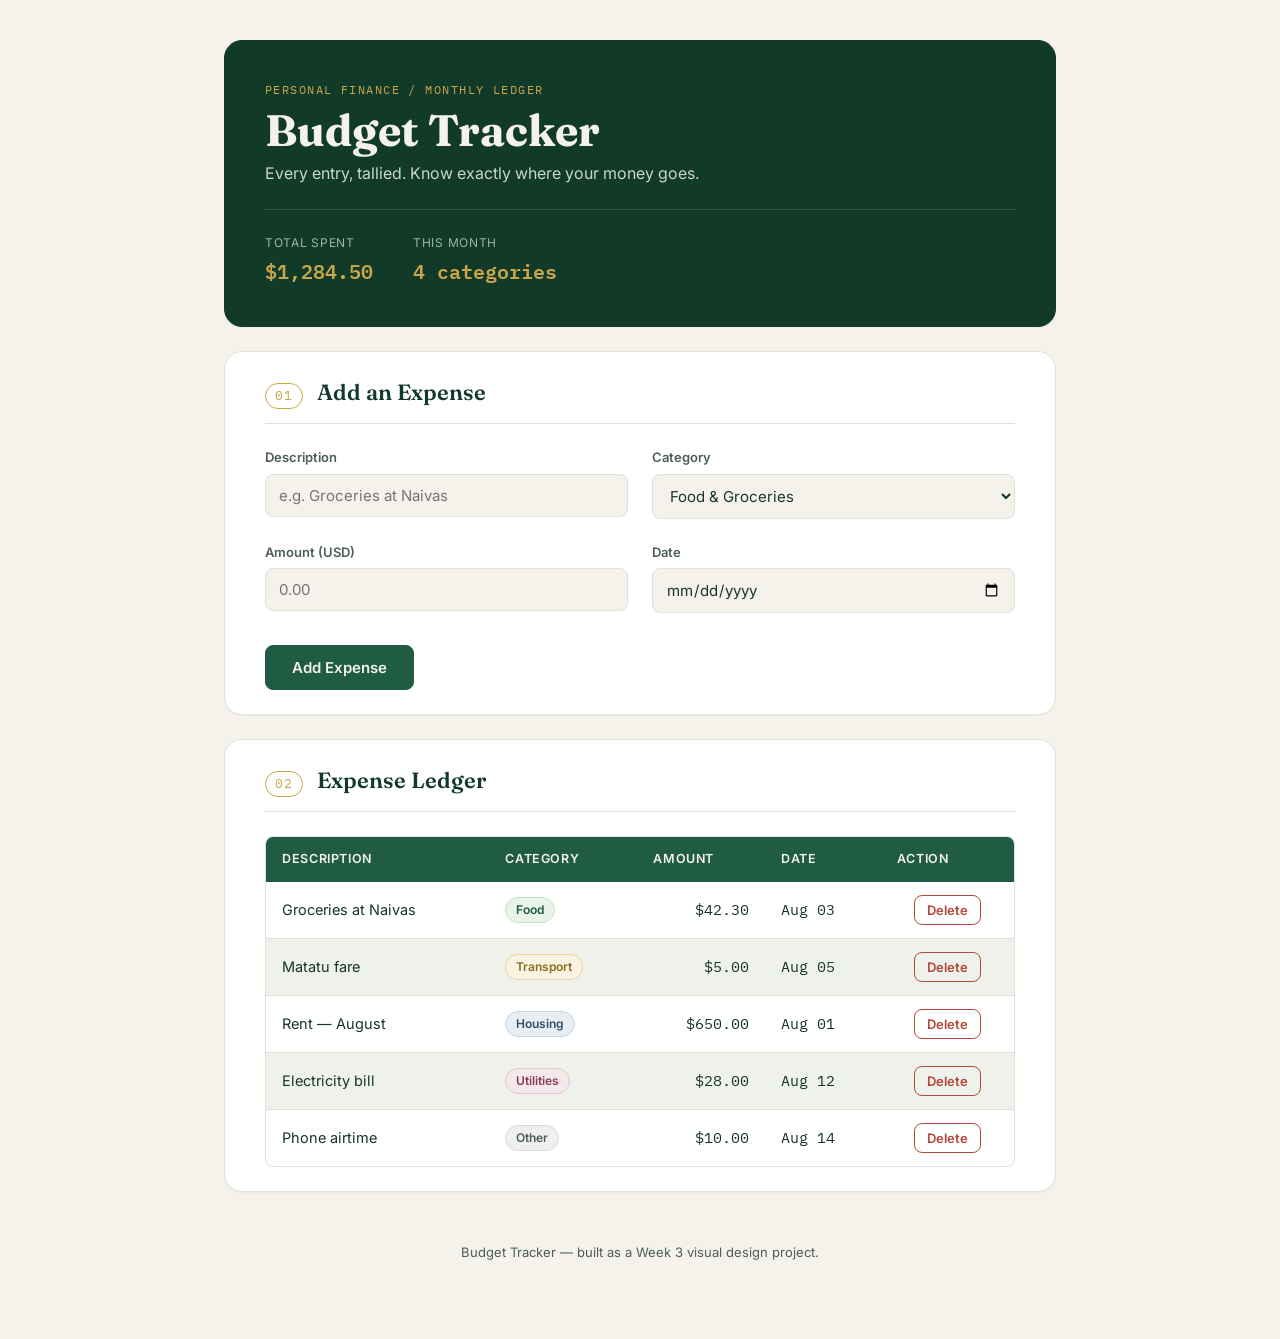
<file: index.html>
<!DOCTYPE html>
<html lang="en">
<head>
  <meta charset="UTF-8" />
  <meta name="viewport" content="width=device-width, initial-scale=1.0" />
  <title>Ledger — Budget Tracker</title>
  <link rel="preconnect" href="https://fonts.googleapis.com" />
  <link rel="preconnect" href="https://fonts.gstatic.com" crossorigin />
  <link
    href="https://fonts.googleapis.com/css2?family=Fraunces:opsz,wght@9..144,500;9..144,600;9..144,700&family=Inter:wght@400;500;600&family=IBM+Plex+Mono:wght@400;500;600&display=swap"
    rel="stylesheet"
  />
  <link rel="stylesheet" href="style.css" />
</head>
<body>

  <div class="page">

    <!-- Page heading card -->
    <header class="card hero-card">
      <p class="eyebrow">Personal Finance / Monthly Ledger</p>
      <h1 class="hero-title">Budget Tracker</h1>
      <p class="hero-sub">Every entry, tallied. Know exactly where your money goes.</p>

      <div class="hero-stats">
        <div class="stat">
          <span class="stat-label">Total Spent</span>
          <span class="stat-value mono">$1,284.50</span>
        </div>
        <div class="stat">
          <span class="stat-label">This Month</span>
          <span class="stat-value mono">4 categories</span>
        </div>
      </div>
    </header>

    <!-- Add Expense form card -->
    <section class="card form-card">
      <div class="card-heading">
        <span class="card-index">01</span>
        <h2>Add an Expense</h2>
      </div>

      <form class="expense-form">
        <div class="field">
          <label for="description">Description</label>
          <input type="text" id="description" name="description" placeholder="e.g. Groceries at Naivas" />
        </div>

        <div class="field">
          <label for="category">Category</label>
          <select id="category" name="category">
            <option value="food">Food &amp; Groceries</option>
            <option value="transport">Transport</option>
            <option value="housing">Housing</option>
            <option value="utilities">Utilities</option>
            <option value="other">Other</option>
          </select>
        </div>

        <div class="field">
          <label for="amount">Amount (USD)</label>
          <input type="number" id="amount" name="amount" placeholder="0.00" step="0.01" />
        </div>

        <div class="field">
          <label for="date">Date</label>
          <input type="date" id="date" name="date" />
        </div>

        <button type="submit" class="btn-primary">Add Expense</button>
      </form>
    </section>

    <!-- Expense table card -->
    <section class="card table-card">
      <div class="card-heading">
        <span class="card-index">02</span>
        <h2>Expense Ledger</h2>
      </div>

      <div class="table-wrap">
        <table class="expense-table">
          <thead>
            <tr>
              <th>Description</th>
              <th>Category</th>
              <th class="align-right">Amount</th>
              <th>Date</th>
              <th class="align-center">Action</th>
            </tr>
          </thead>
          <tbody>
            <tr>
              <td>Groceries at Naivas</td>
              <td><span class="tag tag-food">Food</span></td>
              <td class="align-right mono">$42.30</td>
              <td class="mono">Aug 03</td>
              <td class="align-center"><button class="btn-ghost">Delete</button></td>
            </tr>
            <tr>
              <td>Matatu fare</td>
              <td><span class="tag tag-transport">Transport</span></td>
              <td class="align-right mono">$5.00</td>
              <td class="mono">Aug 05</td>
              <td class="align-center"><button class="btn-ghost">Delete</button></td>
            </tr>
            <tr>
              <td>Rent — August</td>
              <td><span class="tag tag-housing">Housing</span></td>
              <td class="align-right mono">$650.00</td>
              <td class="mono">Aug 01</td>
              <td class="align-center"><button class="btn-ghost">Delete</button></td>
            </tr>
            <tr>
              <td>Electricity bill</td>
              <td><span class="tag tag-utilities">Utilities</span></td>
              <td class="align-right mono">$28.00</td>
              <td class="mono">Aug 12</td>
              <td class="align-center"><button class="btn-ghost">Delete</button></td>
            </tr>
            <tr>
              <td>Phone airtime</td>
              <td><span class="tag tag-other">Other</span></td>
              <td class="align-right mono">$10.00</td>
              <td class="mono">Aug 14</td>
              <td class="align-center"><button class="btn-ghost">Delete</button></td>
            </tr>
          </tbody>
        </table>
      </div>
    </section>

    <footer class="footer">
      <p>Budget Tracker — built as a Week 3 visual design project.</p>
    </footer>

  </div>

</body>
</html>
</file>
<file: style.css>
/* ==========================================================================
   Budget Tracker — Visual Identity
   Palette:  #F4F2EA paper · #17342A ink-green · #1F5C43 forest ·
             #C9A648 gold-ledger · #B4483A rust · #DCE4DA hairline
   Type:     Fraunces (display) · Inter (body/UI) · IBM Plex Mono (figures)
   ========================================================================== */

:root {
  --paper: #F4F2EA;
  --paper-raised: #FFFFFF;
  --ink: #17342A;
  --ink-soft: #4B5F55;
  --forest: #1F5C43;
  --forest-deep: #123A29;
  --gold: #C9A648;
  --rust: #B4483A;
  --hairline: #DCE4DA;
  --row-alt: #EEF2EA;

  --radius-lg: 18px;
  --radius-sm: 8px;
  --space-xs: 8px;
  --space-sm: 14px;
  --space-md: 24px;
  --space-lg: 40px;
}

* {
  box-sizing: border-box;
}

body {
  margin: 0;
  background: var(--paper);
  color: var(--ink);
  font-family: 'Inter', sans-serif;
  line-height: 1.5;
}

.mono {
  font-family: 'IBM Plex Mono', monospace;
}

.page {
  max-width: 880px;
  margin: 0 auto;
  padding: var(--space-lg) var(--space-md) 64px;
  display: flex;
  flex-direction: column;
  gap: var(--space-md);
}

/* ---------- Card shell: the box model in action ---------- */
.card {
  background: var(--paper-raised);
  border: 1px solid var(--hairline);
  border-radius: var(--radius-lg);
  padding: var(--space-md) var(--space-lg);
  margin: 0;
  box-shadow: 0 1px 2px rgba(23, 52, 42, 0.04);
}

.card-heading {
  display: flex;
  align-items: baseline;
  gap: var(--space-sm);
  margin-bottom: var(--space-md);
  padding-bottom: var(--space-sm);
  border-bottom: 1px solid var(--hairline);
}

.card-index {
  font-family: 'IBM Plex Mono', monospace;
  font-size: 13px;
  color: var(--gold);
  letter-spacing: 0.08em;
  border: 1px solid var(--gold);
  border-radius: 999px;
  padding: 2px 9px;
}

.card-heading h2 {
  font-family: 'Fraunces', serif;
  font-weight: 600;
  font-size: 22px;
  margin: 0;
  color: var(--forest-deep);
}

/* ---------- Hero card ---------- */
.hero-card {
  background: var(--forest-deep);
  border-color: var(--forest-deep);
  color: var(--paper);
  padding: var(--space-lg);
}

.eyebrow {
  font-family: 'IBM Plex Mono', monospace;
  text-transform: uppercase;
  font-size: 12px;
  letter-spacing: 0.12em;
  color: var(--gold);
  margin: 0 0 var(--space-xs);
}

.hero-title {
  font-family: 'Fraunces', serif;
  font-weight: 700;
  font-size: 44px;
  line-height: 1.05;
  margin: 0 0 var(--space-xs);
}

.hero-sub {
  color: #C9D6CD;
  margin: 0 0 var(--space-md);
  font-size: 16px;
  max-width: 46ch;
}

.hero-stats {
  display: flex;
  gap: var(--space-lg);
  padding-top: var(--space-md);
  border-top: 1px solid rgba(244, 242, 234, 0.15);
}

.stat {
  display: flex;
  flex-direction: column;
  gap: 4px;
}

.stat-label {
  font-size: 12px;
  color: #9FB3A7;
  text-transform: uppercase;
  letter-spacing: 0.06em;
}

.stat-value {
  font-size: 20px;
  color: var(--gold);
  font-weight: 600;
}

/* ---------- Form card ---------- */
.expense-form {
  display: grid;
  grid-template-columns: 1fr 1fr;
  gap: var(--space-md) var(--space-md);
}

.field {
  display: flex;
  flex-direction: column;
  gap: 6px;
}

.field label {
  font-size: 13px;
  font-weight: 600;
  color: var(--ink-soft);
}

.field input,
.field select {
  font-family: 'Inter', sans-serif;
  font-size: 15px;
  padding: 11px 13px;
  border: 1px solid var(--hairline);
  border-radius: var(--radius-sm);
  background: var(--paper);
  color: var(--ink);
}

.field input:focus,
.field select:focus {
  outline: 2px solid var(--forest);
  outline-offset: 1px;
  border-color: var(--forest);
}

.btn-primary {
  grid-column: 1 / -1;
  justify-self: start;
  font-family: 'Inter', sans-serif;
  font-weight: 600;
  font-size: 15px;
  color: var(--paper);
  background: var(--forest);
  border: 1px solid var(--forest);
  border-radius: var(--radius-sm);
  padding: 12px 26px;
  margin-top: var(--space-xs);
  cursor: pointer;
  transition: background 0.15s ease;
}

.btn-primary:hover {
  background: var(--forest-deep);
}

/* ---------- Table card ---------- */
.table-wrap {
  overflow-x: auto;
  border: 1px solid var(--hairline);
  border-radius: var(--radius-sm);
}

.expense-table {
  width: 100%;
  border-collapse: collapse;
  font-size: 14.5px;
}

.expense-table thead th {
  text-align: left;
  font-family: 'Inter', sans-serif;
  font-weight: 600;
  font-size: 12.5px;
  text-transform: uppercase;
  letter-spacing: 0.05em;
  color: var(--paper);
  background: var(--forest);
  padding: 13px 16px;
}

.expense-table tbody td {
  padding: 13px 16px;
  border-bottom: 1px solid var(--hairline);
}

.expense-table tbody tr:nth-child(even) {
  background: var(--row-alt);
}

.expense-table tbody tr:last-child td {
  border-bottom: none;
}

.align-right {
  text-align: right;
}

.align-center {
  text-align: center;
}

/* Category tags */
.tag {
  display: inline-block;
  font-size: 12px;
  font-weight: 600;
  padding: 3px 10px;
  border-radius: 999px;
  border: 1px solid transparent;
}

.tag-food     { background: #EAF3E9; color: var(--forest);  border-color: #C7E0C4; }
.tag-transport{ background: #FBF3E1; color: #8C6D1F;        border-color: #EBD7A0; }
.tag-housing  { background: #E9EEF3; color: #2E5170;        border-color: #C6D6E4; }
.tag-utilities{ background: #F3E9EC; color: #8C3A52;        border-color: #E4C6D0; }
.tag-other    { background: #EFEFEF; color: var(--ink-soft);border-color: #DADADA; }

.btn-ghost {
  font-family: 'Inter', sans-serif;
  font-size: 13px;
  font-weight: 600;
  color: var(--rust);
  background: transparent;
  border: 1px solid var(--rust);
  border-radius: var(--radius-sm);
  padding: 6px 12px;
  cursor: pointer;
  transition: background 0.15s ease, color 0.15s ease;
}

.btn-ghost:hover {
  background: var(--rust);
  color: var(--paper);
}

/* ---------- Footer ---------- */
.footer {
  text-align: center;
  color: var(--ink-soft);
  font-size: 13px;
  margin-top: var(--space-sm);
}

/* ---------- Responsive ---------- */
@media (max-width: 640px) {
  .hero-title { font-size: 32px; }
  .expense-form { grid-template-columns: 1fr; }
  .card { padding: var(--space-md); }
  .hero-stats { flex-direction: column; gap: var(--space-sm); }
}
</file>
